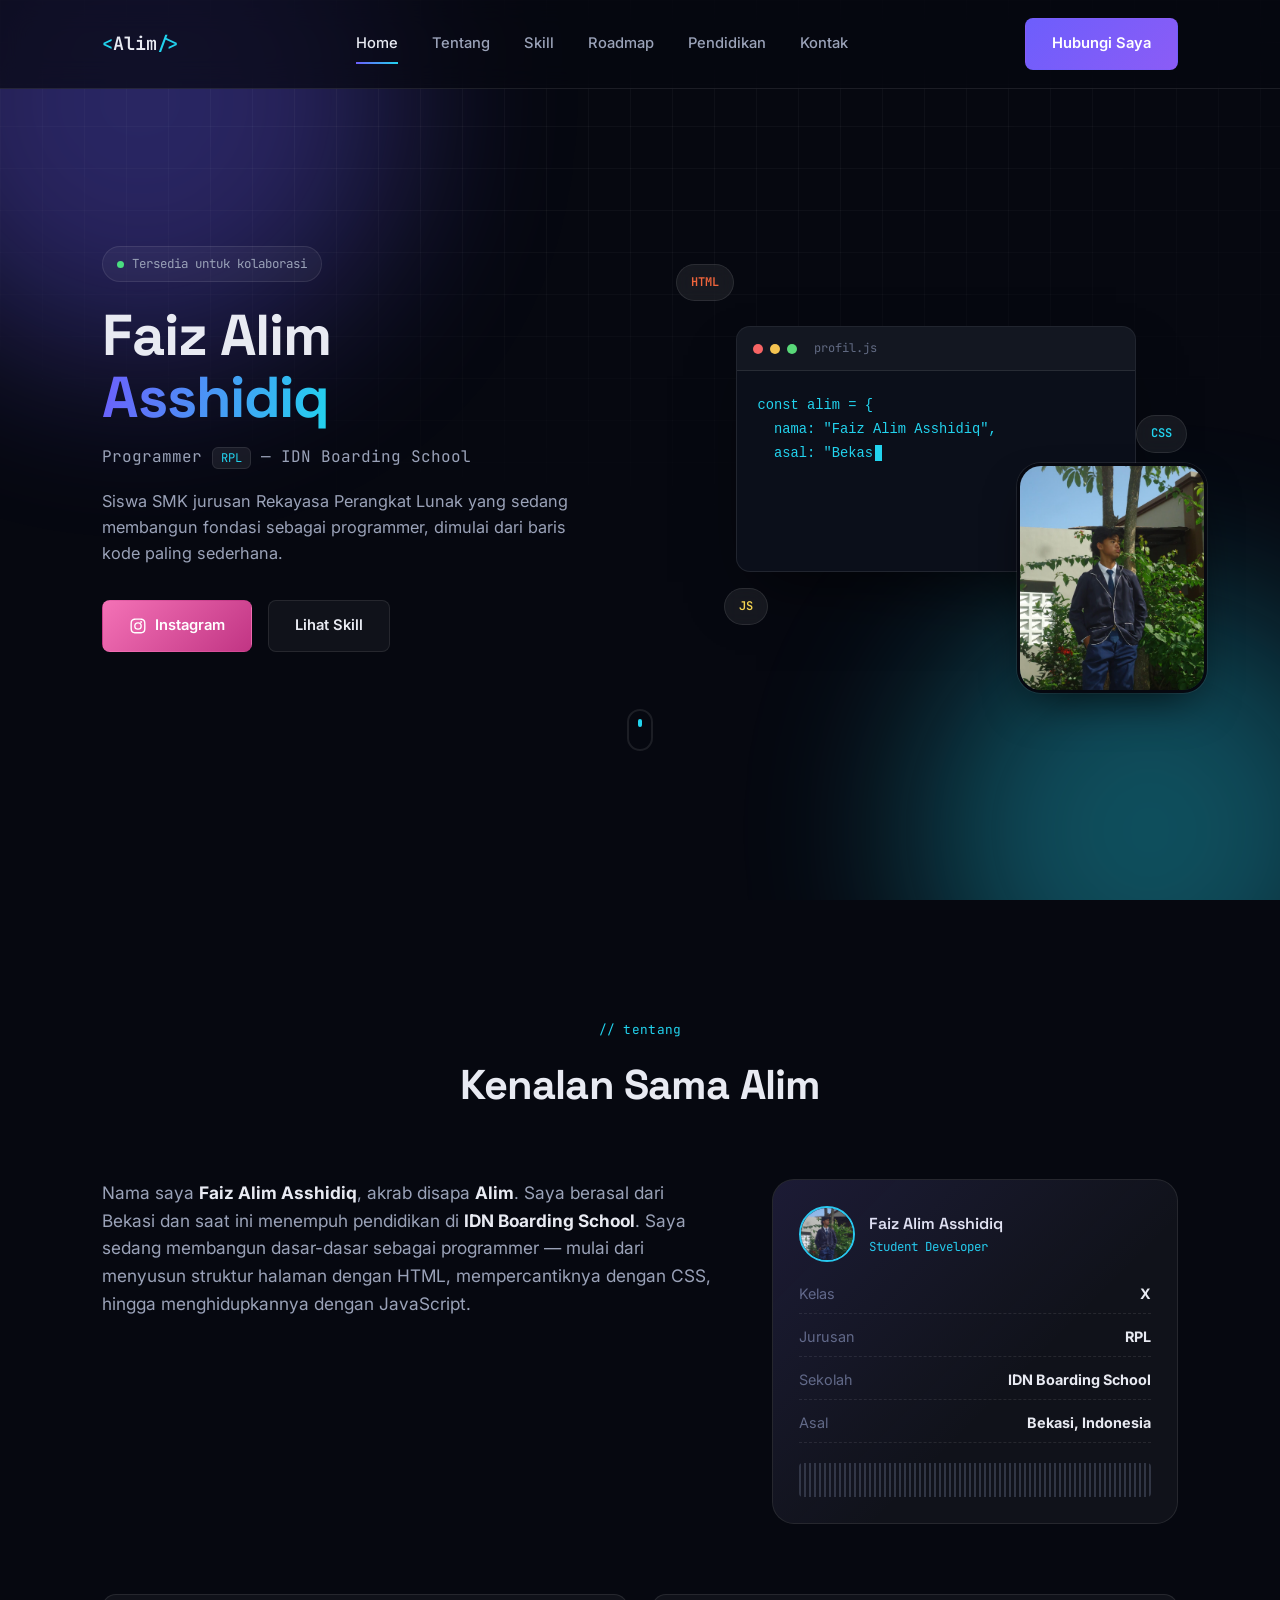
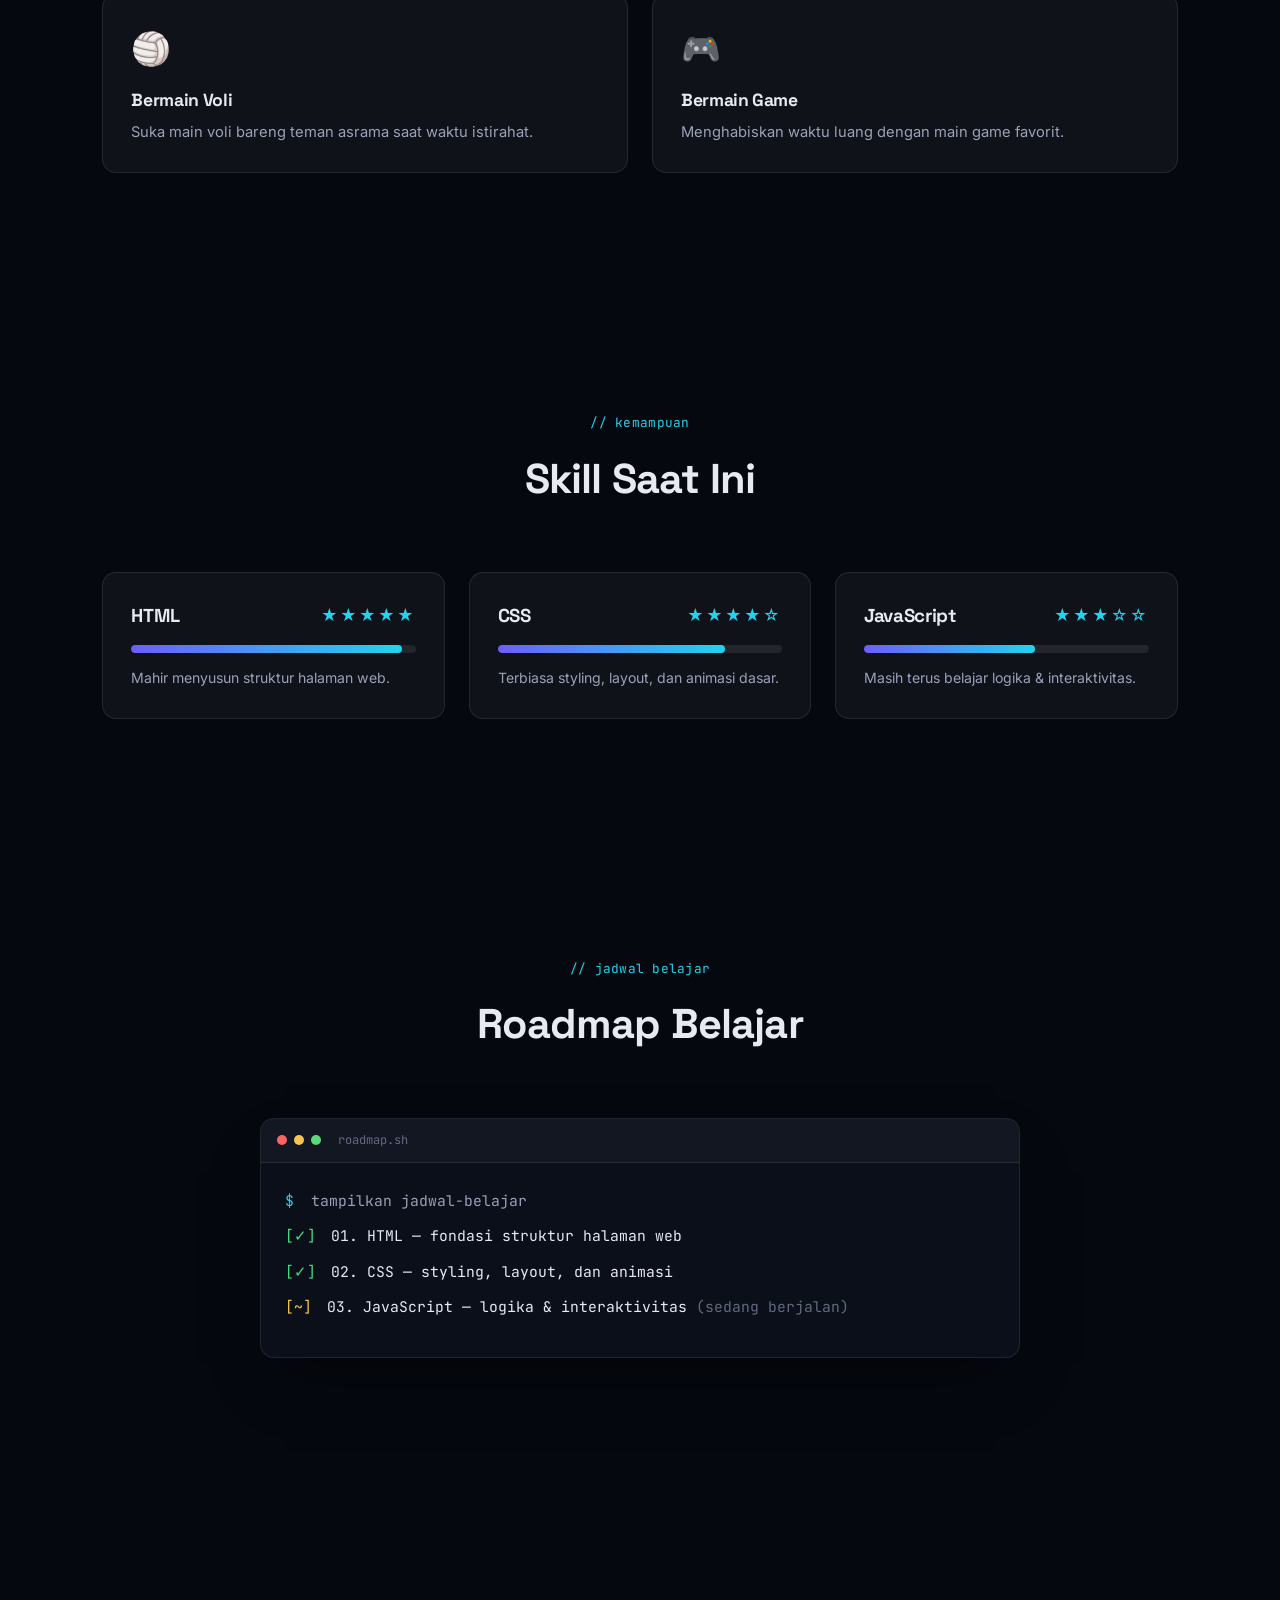
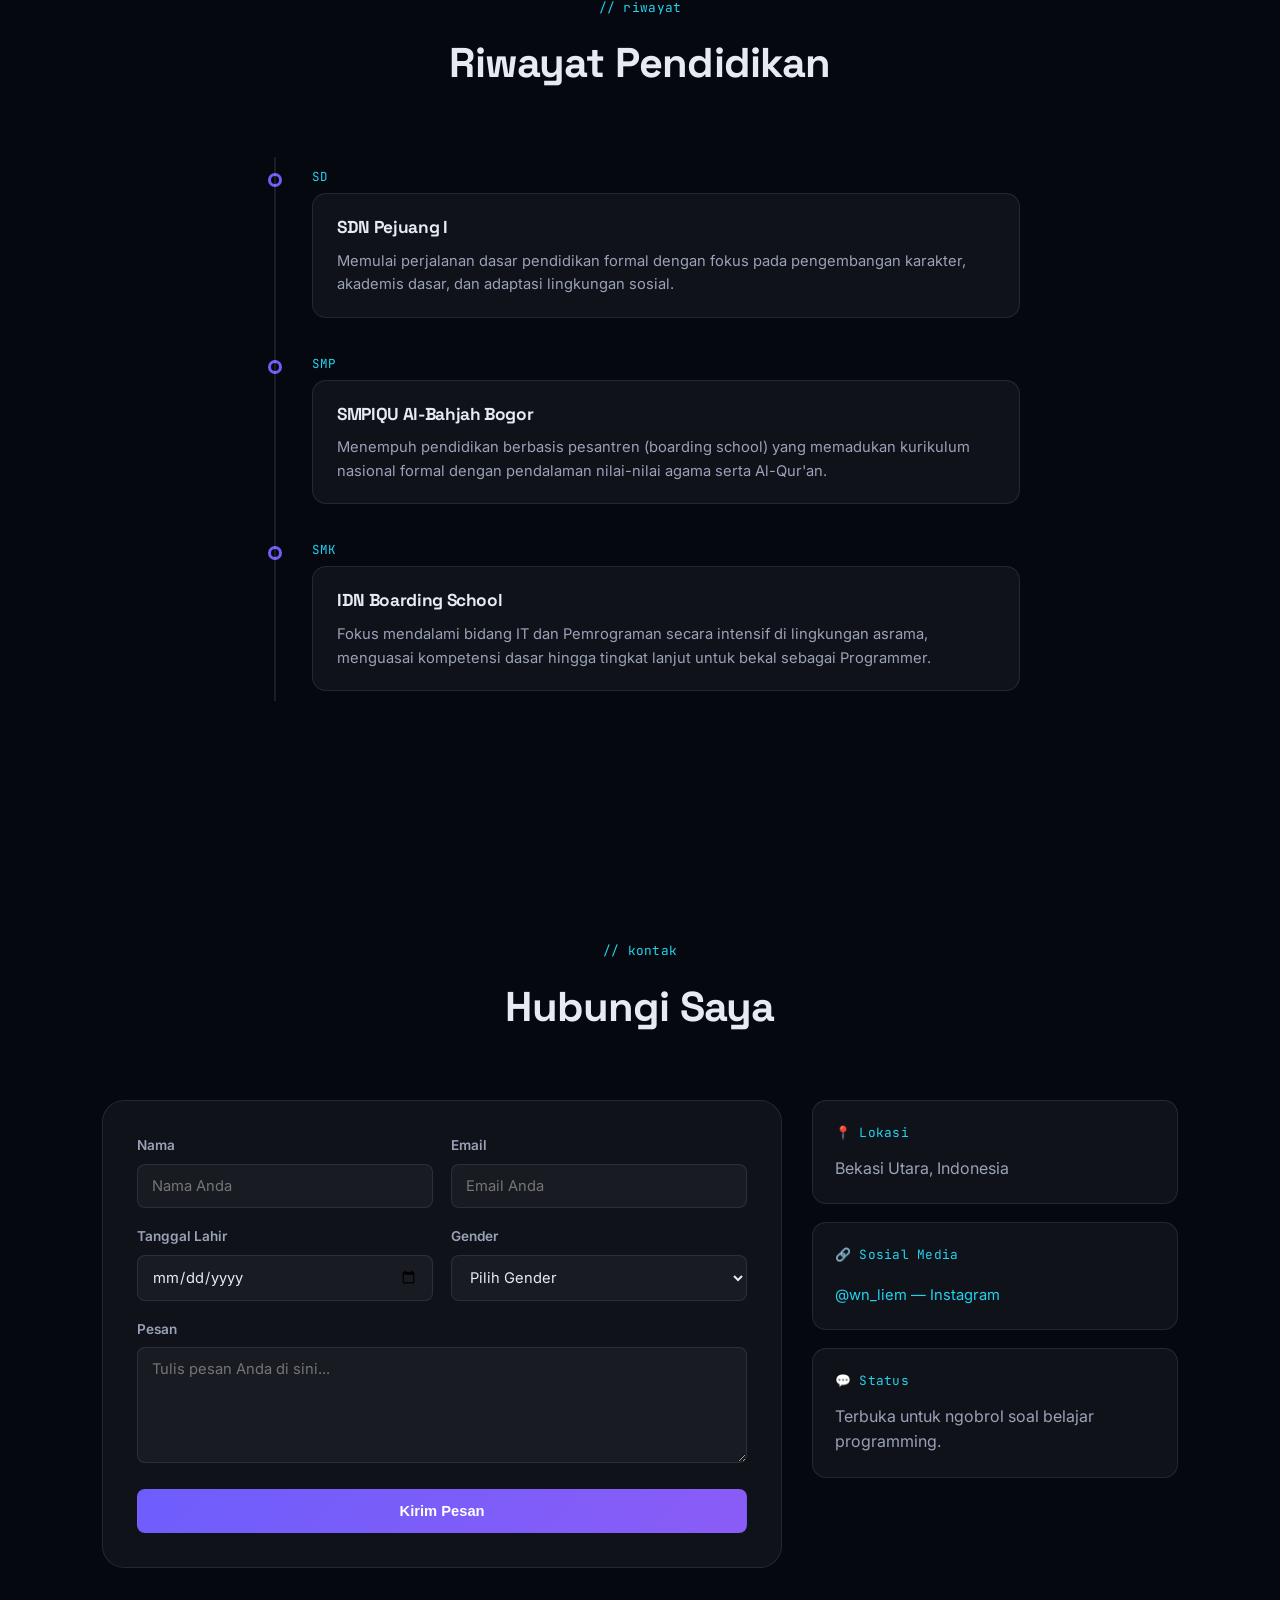
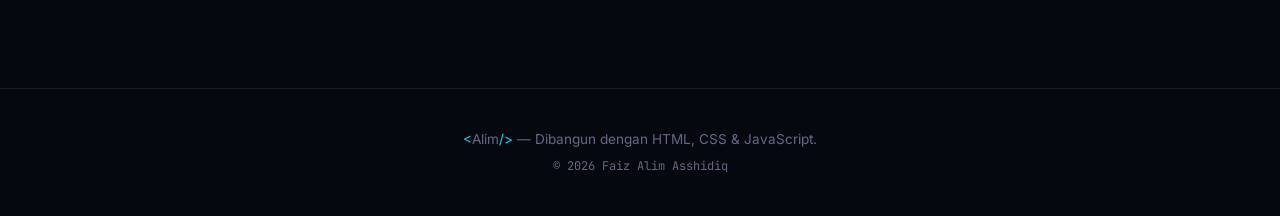
<file: index.html>
<!DOCTYPE html>
<html lang="id">
<head>
<meta charset="UTF-8">
<meta name="viewport" content="width=device-width, initial-scale=1.0">
<title>Faiz Alim Asshidiq — Programmer (RPL)</title>
<meta name="description" content="Portofolio Faiz Alim Asshidiq, siswa SMK jurusan Rekayasa Perangkat Lunak (RPL) di IDN Boarding School.">

<link rel="preconnect" href="https://fonts.googleapis.com">
<link rel="preconnect" href="https://fonts.gstatic.com" crossorigin>
<link href="https://fonts.googleapis.com/css2?family=Space+Grotesk:wght@500;600;700&family=Inter:wght@400;500;600;700&family=JetBrains+Mono:wght@400;500;600&display=swap" rel="stylesheet">
<link rel="stylesheet" href="style.css">
</head>
<body>

<!-- ambient background -->
<div class="bg-fx" aria-hidden="true">
  <div class="blob blob-a"></div>
  <div class="blob blob-b"></div>
  <div class="grid-overlay"></div>
</div>

<!-- NAVBAR -->
<header class="navbar">
  <a href="#home" class="brand"><span class="brand-bracket">&lt;</span>Alim<span class="brand-bracket">/&gt;</span></a>

  <nav class="menu" id="menu">
    <a href="#home" class="nav-link active">Home</a>
    <a href="#about" class="nav-link">Tentang</a>
    <a href="#skills" class="nav-link">Skill</a>
    <a href="#roadmap" class="nav-link">Roadmap</a>
    <a href="#education" class="nav-link">Pendidikan</a>
    <a href="#contact" class="nav-link">Kontak</a>
  </nav>

  <a href="#contact" class="btn btn-primary nav-cta">Hubungi Saya</a>

  <button class="burger" id="burger" aria-label="Buka menu" aria-expanded="false">
    <span></span><span></span><span></span>
  </button>
</header>

<!-- HERO -->
<section id="home" class="hero">
  <div class="hero-grid">

    <div class="hero-text reveal">
      <span class="badge"><span class="dot-live"></span>Tersedia untuk kolaborasi</span>
      <h1>Faiz Alim<br><span class="grad-text">Asshidiq</span></h1>
      <p class="role">Programmer <span class="mono-chip">RPL</span> — IDN Boarding School</p>
      <p class="lead">Siswa SMK jurusan Rekayasa Perangkat Lunak yang sedang membangun fondasi sebagai programmer, dimulai dari baris kode paling sederhana.</p>

      <div class="hero-actions">
        <a href="https://www.instagram.com/wn_liem/" target="_blank" rel="noopener" class="btn btn-instagram">
          <svg width="18" height="18" viewBox="0 0 24 24" fill="none" xmlns="http://www.w3.org/2000/svg"><path d="M12 2c-2.7 0-3.05.01-4.12.06-1.06.05-1.79.22-2.43.47a4.9 4.9 0 0 0-1.77 1.15A4.9 4.9 0 0 0 2.53 5.45c-.25.64-.42 1.37-.47 2.43C2 8.95 2 9.3 2 12s.01 3.05.06 4.12c.05 1.06.22 1.79.47 2.43a4.9 4.9 0 0 0 1.15 1.77 4.9 4.9 0 0 0 1.77 1.15c.64.25 1.37.42 2.43.47C8.95 22 9.3 22 12 22s3.05-.01 4.12-.06c1.06-.05 1.79-.22 2.43-.47a4.9 4.9 0 0 0 1.77-1.15 4.9 4.9 0 0 0 1.15-1.77c.25-.64.42-1.37.47-2.43.05-1.07.06-1.42.06-4.12s-.01-3.05-.06-4.12c-.05-1.06-.22-1.79-.47-2.43a4.9 4.9 0 0 0-1.15-1.77A4.9 4.9 0 0 0 18.55 2.53c-.64-.25-1.37-.42-2.43-.47C15.05 2 14.7 2 12 2Zm0 1.8c2.65 0 2.97.01 4.02.06.97.04 1.5.2 1.85.34.46.18.79.4 1.14.75.35.35.57.68.75 1.14.14.35.3.88.34 1.85.05 1.05.06 1.37.06 4.02s-.01 2.97-.06 4.02c-.04.97-.2 1.5-.34 1.85-.18.46-.4.79-.75 1.14-.35.35-.68.57-1.14.75-.35.14-.88.3-1.85.34-1.05.05-1.37.06-4.02.06s-2.97-.01-4.02-.06c-.97-.04-1.5-.2-1.85-.34a3.1 3.1 0 0 1-1.14-.75 3.1 3.1 0 0 1-.75-1.14c-.14-.35-.3-.88-.34-1.85C3.81 14.97 3.8 14.65 3.8 12s.01-2.97.06-4.02c.04-.97.2-1.5.34-1.85.18-.46.4-.79.75-1.14.35-.35.68-.57 1.14-.75.35-.14.88-.3 1.85-.34C9.03 3.81 9.35 3.8 12 3.8Zm0 3.05a5.15 5.15 0 1 0 0 10.3 5.15 5.15 0 0 0 0-10.3Zm0 8.5a3.35 3.35 0 1 1 0-6.7 3.35 3.35 0 0 1 0 6.7Zm5.35-8.7a1.2 1.2 0 1 1-2.4 0 1.2 1.2 0 0 1 2.4 0Z" fill="currentColor"/></svg>
          Instagram
        </a>
        <a href="#skills" class="btn btn-ghost">Lihat Skill</a>
      </div>
    </div>

    <div class="hero-visual reveal" style="--delay:120ms">
      <div class="editor-window">
        <div class="editor-titlebar">
          <span class="tl-dot red"></span><span class="tl-dot yellow"></span><span class="tl-dot green"></span>
          <span class="editor-tab">profil.js</span>
        </div>
        <pre class="editor-body"><code id="typewriter"></code><span class="caret"></span></pre>
      </div>

      <div class="photo-frame">
        <img src="alim.jpeg" alt="Foto Faiz Alim Asshidiq" loading="eager">
      </div>

      <div class="float-chip chip-html">HTML</div>
      <div class="float-chip chip-css">CSS</div>
      <div class="float-chip chip-js">JS</div>
    </div>

  </div>
  <a href="#about" class="scroll-cue" aria-label="Gulir ke bawah"><span></span></a>
</section>

<!-- ABOUT -->
<section id="about" class="about">
  <div class="section-head reveal">
    <span class="eyebrow">// tentang</span>
    <h2>Kenalan Sama Alim</h2>
  </div>

  <div class="about-grid">
    <p class="about-text reveal">
      Nama saya <strong>Faiz Alim Asshidiq</strong>, akrab disapa <strong>Alim</strong>. Saya berasal dari Bekasi dan saat ini menempuh pendidikan di
      <strong>IDN Boarding School</strong>. Saya sedang membangun dasar-dasar sebagai programmer — mulai dari menyusun struktur halaman dengan HTML,
      mempercantiknya dengan CSS, hingga menghidupkannya dengan JavaScript.
    </p>

    <div class="id-card reveal" style="--delay:120ms">
      <div class="id-card-top">
        <img src="alim.jpeg" alt="Foto Alim" class="id-photo">
        <div>
          <p class="id-name">Faiz Alim Asshidiq</p>
          <p class="id-role">Student Developer</p>
        </div>
      </div>
      <div class="id-rows">
        <div class="id-row"><span>Kelas</span><strong>X</strong></div>
        <div class="id-row"><span>Jurusan</span><strong>RPL</strong></div>
        <div class="id-row"><span>Sekolah</span><strong>IDN Boarding School</strong></div>
        <div class="id-row"><span>Asal</span><strong>Bekasi, Indonesia</strong></div>
      </div>
      <div class="id-barcode" aria-hidden="true"></div>
    </div>
  </div>

  <div class="hobby-row">
    <div class="hobby-card reveal">
      <span class="hobby-icon">🏐</span>
      <h3>Bermain Voli</h3>
      <p>Suka main voli bareng teman asrama saat waktu istirahat.</p>
    </div>
    <div class="hobby-card reveal" style="--delay:100ms">
      <span class="hobby-icon">🎮</span>
      <h3>Bermain Game</h3>
      <p>Menghabiskan waktu luang dengan main game favorit.</p>
    </div>
  </div>
</section>

<!-- SKILLS -->
<section id="skills" class="skills">
  <div class="section-head reveal">
    <span class="eyebrow">// kemampuan</span>
    <h2>Skill Saat Ini</h2>
  </div>

  <div class="skills-grid">
    <div class="skill-card reveal">
      <div class="skill-top"><h3>HTML</h3><span class="stars">★★★★★</span></div>
      <div class="progress"><div class="progress-bar" data-width="95"></div></div>
      <p class="skill-note">Mahir menyusun struktur halaman web.</p>
    </div>
    <div class="skill-card reveal" style="--delay:100ms">
      <div class="skill-top"><h3>CSS</h3><span class="stars">★★★★☆</span></div>
      <div class="progress"><div class="progress-bar" data-width="80"></div></div>
      <p class="skill-note">Terbiasa styling, layout, dan animasi dasar.</p>
    </div>
    <div class="skill-card reveal" style="--delay:200ms">
      <div class="skill-top"><h3>JavaScript</h3><span class="stars">★★★☆☆</span></div>
      <div class="progress"><div class="progress-bar" data-width="60"></div></div>
      <p class="skill-note">Masih terus belajar logika & interaktivitas.</p>
    </div>
  </div>
</section>

<!-- ROADMAP -->
<section id="roadmap" class="roadmap">
  <div class="section-head reveal">
    <span class="eyebrow">// jadwal belajar</span>
    <h2>Roadmap Belajar</h2>
  </div>

  <div class="terminal reveal">
    <div class="editor-titlebar">
      <span class="tl-dot red"></span><span class="tl-dot yellow"></span><span class="tl-dot green"></span>
      <span class="editor-tab">roadmap.sh</span>
    </div>
    <div class="terminal-body">
      <p class="term-line"><span class="prompt">$</span> tampilkan jadwal-belajar</p>
      <p class="term-line done"><span class="tag">[✓]</span> 01. HTML — fondasi struktur halaman web</p>
      <p class="term-line done"><span class="tag">[✓]</span> 02. CSS — styling, layout, dan animasi</p>
      <p class="term-line progress-line"><span class="tag">[~]</span> 03. JavaScript — logika &amp; interaktivitas <em>(sedang berjalan)</em></p>
    </div>
  </div>
</section>

<!-- EDUCATION -->
<section id="education" class="education">
  <div class="section-head reveal">
    <span class="eyebrow">// riwayat</span>
    <h2>Riwayat Pendidikan</h2>
  </div>

  <div class="timeline">
    <div class="timeline-item reveal">
      <div class="timeline-dot"></div>
      <div class="timeline-date">SD</div>
      <div class="timeline-content">
        <h3>SDN Pejuang I</h3>
        <p>Memulai perjalanan dasar pendidikan formal dengan fokus pada pengembangan karakter, akademis dasar, dan adaptasi lingkungan sosial.</p>
      </div>
    </div>
    <div class="timeline-item reveal" style="--delay:100ms">
      <div class="timeline-dot"></div>
      <div class="timeline-date">SMP</div>
      <div class="timeline-content">
        <h3>SMPIQU Al-Bahjah Bogor</h3>
        <p>Menempuh pendidikan berbasis pesantren (boarding school) yang memadukan kurikulum nasional formal dengan pendalaman nilai-nilai agama serta Al-Qur'an.</p>
      </div>
    </div>
    <div class="timeline-item reveal" style="--delay:200ms">
      <div class="timeline-dot"></div>
      <div class="timeline-date">SMK</div>
      <div class="timeline-content">
        <h3>IDN Boarding School</h3>
        <p>Fokus mendalami bidang IT dan Pemrograman secara intensif di lingkungan asrama, menguasai kompetensi dasar hingga tingkat lanjut untuk bekal sebagai Programmer.</p>
      </div>
    </div>
  </div>
</section>

<!-- CONTACT -->
<section id="contact" class="contact">
  <div class="section-head reveal">
    <span class="eyebrow">// kontak</span>
    <h2>Hubungi Saya</h2>
  </div>

  <div class="contact-grid">
    <form class="contact-form reveal" action="https://formsubmit.co/faizkelazz29@email.com" method="post">
      <div class="form-row">
        <div class="form-group">
          <label for="nama">Nama</label>
          <input type="text" id="nama" name="Nama" placeholder="Nama Anda" required>
        </div>
        <div class="form-group">
          <label for="email">Email</label>
          <input type="email" id="email" name="Email" placeholder="Email Anda" required>
        </div>
      </div>
      <div class="form-row">
        <div class="form-group">
          <label for="tgl">Tanggal Lahir</label>
          <input type="date" id="tgl" name="Usia">
        </div>
        <div class="form-group">
          <label for="gender">Gender</label>
          <select id="gender" name="gender">
            <option value="">Pilih Gender</option>
            <option value="Pria">Pria</option>
            <option value="Wanita">Wanita</option>
          </select>
        </div>
      </div>
      <div class="form-group">
        <label for="pesan">Pesan</label>
        <textarea id="pesan" name="pesan" rows="5" placeholder="Tulis pesan Anda di sini..."></textarea>
      </div>
      <button type="submit" class="btn btn-primary full">Kirim Pesan</button>
    </form>

    <div class="contact-side reveal" style="--delay:120ms">
      <div class="side-card">
        <span class="eyebrow">📍 Lokasi</span>
        <p>Bekasi Utara, Indonesia</p>
      </div>
      <div class="side-card">
        <span class="eyebrow">🔗 Sosial Media</span>
        <a href="https://www.instagram.com/wn_liem/" target="_blank" rel="noopener" class="side-link">@wn_liem — Instagram</a>
      </div>
      <div class="side-card">
        <span class="eyebrow">💬 Status</span>
        <p>Terbuka untuk ngobrol soal belajar programming.</p>
      </div>
    </div>
  </div>
</section>

<footer class="footer">
  <p><span class="brand-bracket">&lt;</span>Alim<span class="brand-bracket">/&gt;</span> — Dibangun dengan HTML, CSS &amp; JavaScript.</p>
  <p class="footer-year"></p>
</footer>

<script src="script.js"></script>
</body>
</html>
</file>
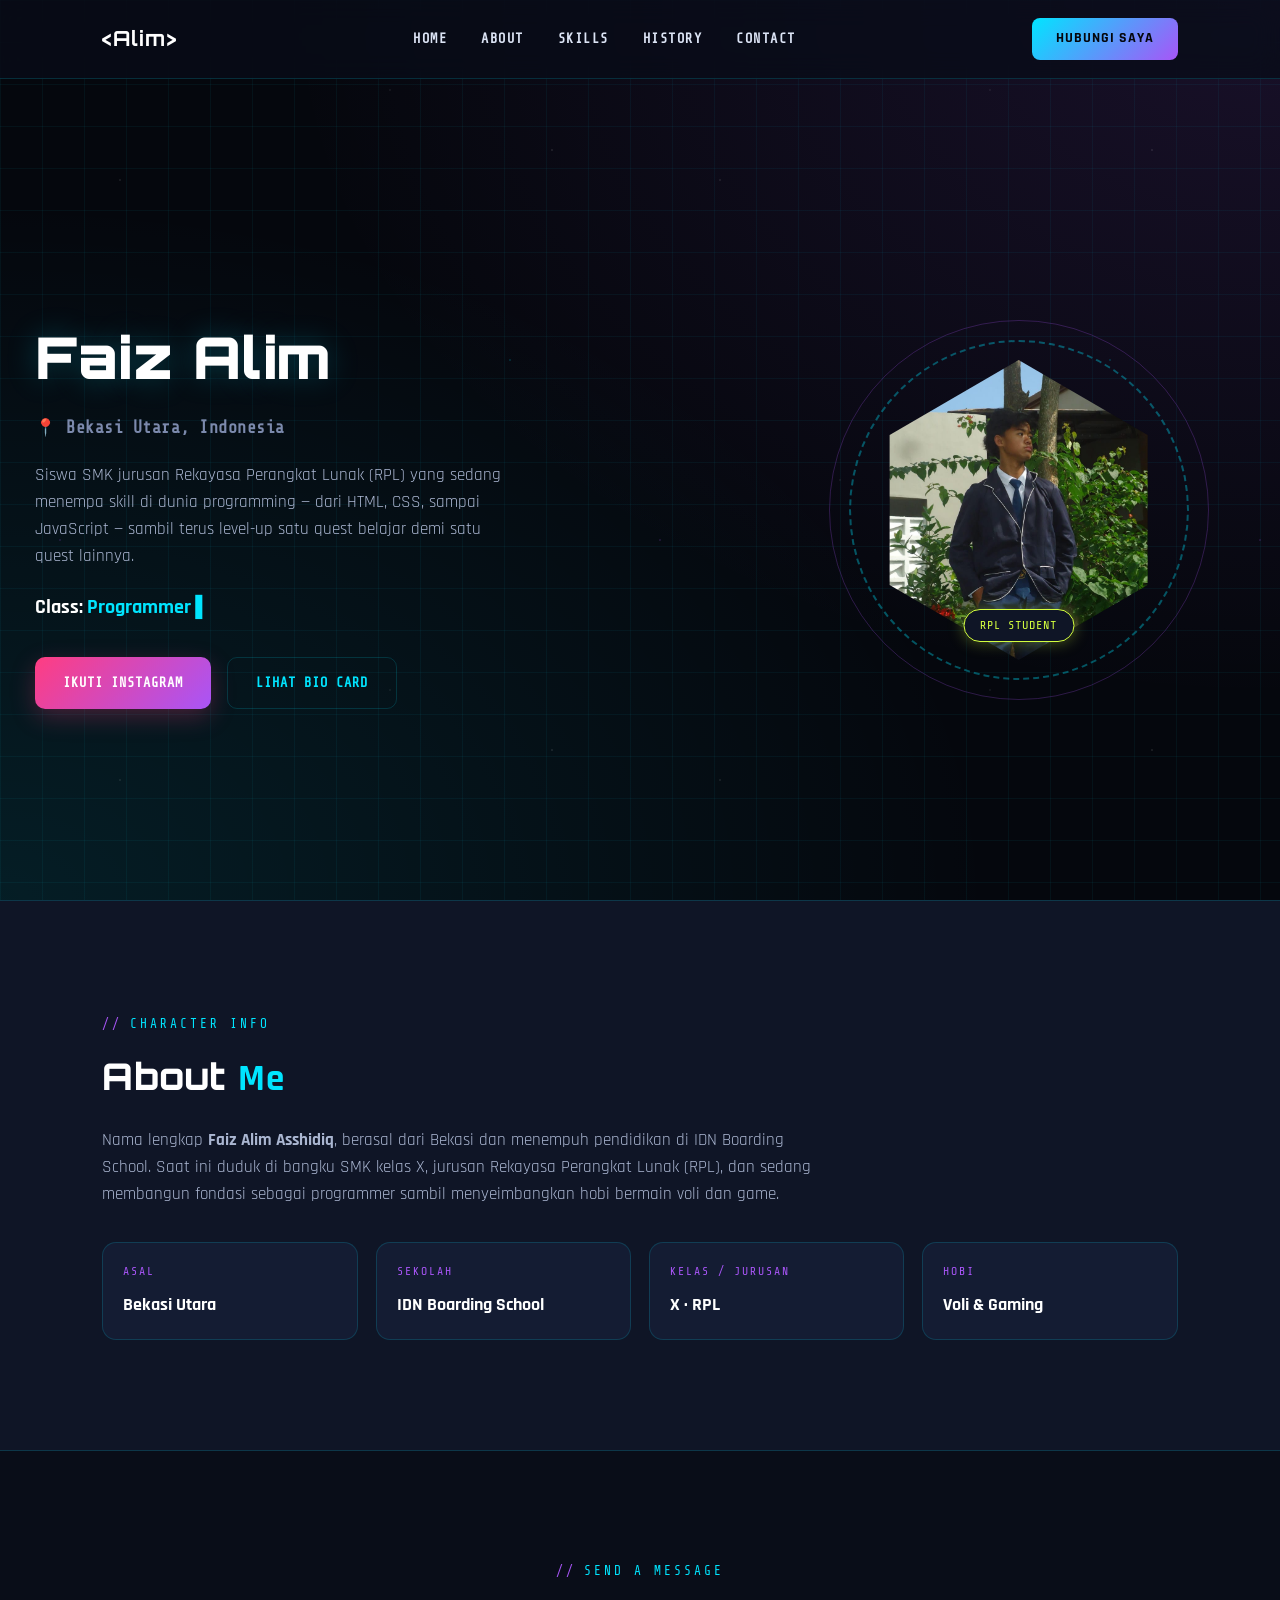
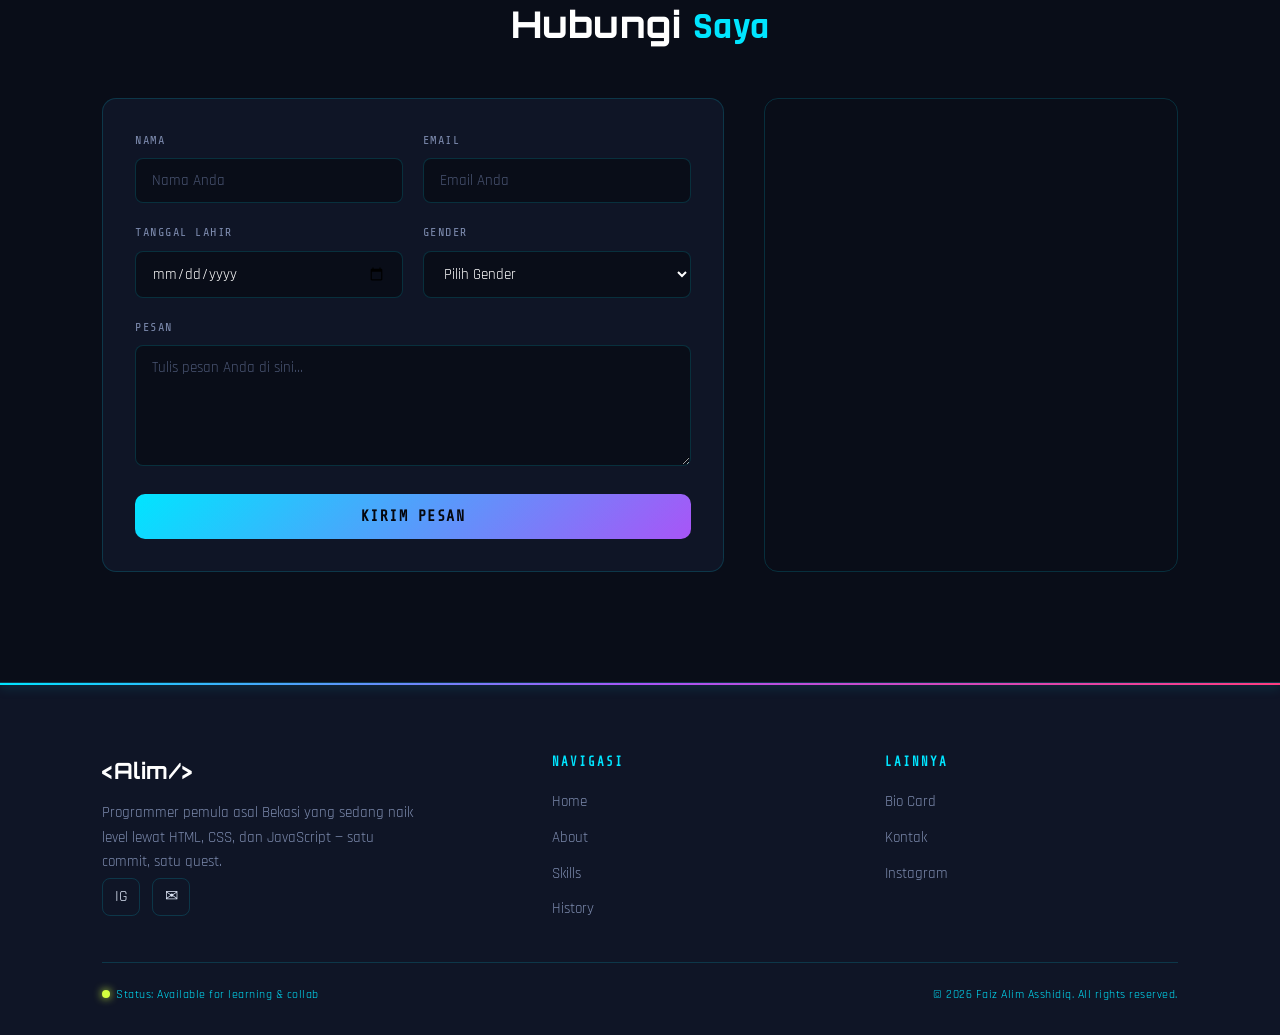
<file: page2.html>
<!DOCTYPE html>
<html lang="id">
<head>
    <meta charset="UTF-8">
    <meta name="viewport" content="width=device-width, initial-scale=1.0">
    <title>Faiz Alim | Programmer Portfolio</title>
    <meta name="description" content="Portofolio Faiz Alim Asshidiq — Programmer RPL asal Bekasi.">

    <link rel="preconnect" href="https://fonts.googleapis.com">
    <link rel="preconnect" href="https://fonts.gstatic.com" crossorigin>
    <link href="https://fonts.googleapis.com/css2?family=Orbitron:wght@600;800;900&family=Rajdhani:wght@500;600;700&family=Share+Tech+Mono&display=swap" rel="stylesheet">

    <link rel="stylesheet" href="main.css">
    <link href="https://unpkg.com/aos@2.3.1/dist/aos.css" rel="stylesheet">
</head>
<body>

    <nav class="navbar">
        <h1 class="leader" data-aos="zoom-in-down" data-aos-duration="800">&lt;Alim&gt;</h1>

        <div class="menu" id="menu">
            <ul>
                <li><a href="#top">Home</a></li>
                <li><a href="#about-me">About</a></li>
                <li><a href="#skills">Skills</a></li>
                <li><a href="#education">History</a></li>
                <li><a href="#contact">Contact</a></li>
            </ul>
        </div>

        <div class="nav-button">
            <a href="#contact">Hubungi Saya</a>
        </div>

        <button class="nav-toggle" id="navToggle" aria-label="Buka menu">
            <span></span><span></span><span></span>
        </button>
    </nav>

    <!-- HERO SECTION — PLAYER CARD -->
    <header class="hero" id="top">
        <div class="hero-container">
            <div class="hero-text">
                <h1 data-aos="fade-right" data-aos-duration="800">Faiz Alim</h1>
                <h3 class="alamat" data-aos="fade-right" data-aos-duration="800" data-aos-delay="100">📍 Bekasi Utara, Indonesia</h3>
                <p class="lorem" data-aos="fade-right" data-aos-duration="800" data-aos-delay="150">
                    Siswa SMK jurusan Rekayasa Perangkat Lunak (RPL) yang sedang menempa skill di dunia programming —
                    dari HTML, CSS, sampai JavaScript — sambil terus level-up satu quest belajar demi satu quest lainnya.
                </p>
                <p class="tagline" data-aos="fade-right" data-aos-duration="800" data-aos-delay="200">Class: <span>Programmer</span></p>
                <div class="hero-buttons" data-aos="fade-right" data-aos-duration="800" data-aos-delay="250">
                    <a href="https://www.instagram.com/wn_liem" target="_blank" class="btn-primary">Ikuti Instagram</a>
                    <a href="index.html" class="btn-ghost">Lihat Bio Card</a>
                </div>
            </div>

            <div class="hero-image" data-aos="zoom-in" data-aos-duration="900">
                <div class="image-bg-effect"></div>
                <img src="alim.jpeg" alt="Foto Faiz Alim">
                <span class="level-chip">RPL STUDENT</span>
            </div>
        </div>
    </header>

    <!-- ABOUT ME / CHARACTER INFO -->
    <section id="about-me" class="about-me">
        <div class="about-container">
            <div class="about-text">
                <span class="eyebrow" data-aos="fade-up">Character Info</span>
                <h2 data-aos="fade-up">About <span>Me</span></h2>
                <p data-aos="fade-up">
                    Nama lengkap <strong>Faiz Alim Asshidiq</strong>, berasal dari Bekasi dan menempuh pendidikan di
                    IDN Boarding School. Saat ini duduk di bangku SMK kelas X, jurusan Rekayasa Perangkat Lunak (RPL),
                    dan sedang membangun fondasi sebagai programmer sambil menyeimbangkan hobi bermain voli dan game.
                </p>

                <div class="stat-grid">
                    <div class="stat-card" data-aos="fade-up" data-aos-delay="0">
                        <span class="stat-label">Asal</span>
                        <span class="stat-value">Bekasi Utara</span>
                    </div>
                    <div class="stat-card" data-aos="fade-up" data-aos-delay="80">
                        <span class="stat-label">Sekolah</span>
                        <span class="stat-value">IDN Boarding School</span>
                    </div>
                    <div class="stat-card" data-aos="fade-up" data-aos-delay="160">
                        <span class="stat-label">Kelas / Jurusan</span>
                        <span class="stat-value">X · RPL</span>
                    </div>
                    <div class="stat-card" data-aos="fade-up" data-aos-delay="240">
                        <span class="stat-label">Hobi</span>
                        <span class="stat-value">Voli & Gaming</span>
                    </div>
                </div>
            </div>
        </div>
    </section>
    

    <!-- EDUCATION / QUEST LOG -->
   

    <!-- CONTACT -->
    <section id="contact" class="contact">
        <span class="eyebrow" style="display:flex;justify-content:center;margin-bottom:14px;" data-aos="fade-up">Send a Message</span>
        <h2 data-aos="fade-up">Hubungi <span>Saya</span></h2>

        <div class="contact-container">
            <div class="contact-form" data-aos="fade-right" data-aos-duration="800">
                <form action="https://formsubmit.co/faizkelazz29@email.com" method="post">
                    <div class="form-row">
                        <div class="form-group">
                            <label>Nama</label>
                            <input type="text" placeholder="Nama Anda" name="Nama" required>
                        </div>
                        <div class="form-group">
                            <label>Email</label>
                            <input type="email" placeholder="Email Anda" name="Email" required>
                        </div>
                    </div>
                    <div class="form-row">
                        <div class="form-group">
                            <label>Tanggal Lahir</label>
                            <input type="date" name="Usia">
                        </div>
                        <div class="form-group">
                            <label>Gender</label>
                            <select name="gender">
                                <option value="">Pilih Gender</option>
                                <option value="Pria">Pria</option>
                                <option value="Wanita">Wanita</option>
                            </select>
                        </div>
                    </div>
                    <div class="form-group">
                        <label>Pesan</label>
                        <textarea name="pesan" rows="5" placeholder="Tulis pesan Anda di sini..."></textarea>
                    </div>
                    <button type="submit">Kirim Pesan</button>
                </form>
            </div>

            <div class="contact-maps" data-aos="zoom-in" data-aos-duration="800">
                <iframe src="https://www.google.com/maps?q=Bekasi%20Utara,%20Indonesia&output=embed" allowfullscreen="" loading="lazy" referrerpolicy="strict-origin-when-cross-origin"></iframe>
            </div>
        </div>
    </section>

    <!-- FOOTER -->
    <footer class="site-footer">
        <div class="footer-grid">
            <div class="footer-brand">
                <h3 class="leader">&lt;Alim/&gt;</h3>
                <p>Programmer pemula asal Bekasi yang sedang naik level lewat HTML, CSS, dan JavaScript — satu commit, satu quest.</p>
                <div class="footer-social">
                    <a href="https://www.instagram.com/wn_liem" target="_blank" aria-label="Instagram">IG</a>
                    <a href="mailto:faizkelazz29@email.com" aria-label="Email">✉</a>
                </div>
            </div>

            <div class="footer-col">
                <h4>Navigasi</h4>
                <ul>
                    <li><a href="#top">Home</a></li>
                    <li><a href="#about-me">About</a></li>
                    <li><a href="#skills">Skills</a></li>
                    <li><a href="#education">History</a></li>
                </ul>
            </div>

            <div class="footer-col">
                <h4>Lainnya</h4>
                <ul>
                    <li><a href="index.html">Bio Card</a></li>
                    <li><a href="#contact">Kontak</a></li>
                    <li><a href="https://www.instagram.com/wn_liem" target="_blank">Instagram</a></li>
                </ul>
            </div>
        </div>

        <div class="footer-bottom">
            <span><span class="status-dot"></span>Status: Available for learning &amp; collab</span>
            <span>© 2026 Faiz Alim Asshidiq. All rights reserved.</span>
        </div>
    </footer>

    <a href="#top" class="back-to-top" id="backToTop" aria-label="Kembali ke atas">↑</a>

    <script src="https://unpkg.com/aos@2.3.1/dist/aos.js"></script>
    <script>
        AOS.init({ once: true, offset: 60 });

        const navToggle = document.getElementById('navToggle');
        const menu = document.getElementById('menu');
        navToggle.addEventListener('click', () => {
            menu.classList.toggle('open');
        });
        menu.querySelectorAll('a').forEach(link => {
            link.addEventListener('click', () => menu.classList.remove('open'));
        });

        const backToTop = document.getElementById('backToTop');
        window.addEventListener('scroll', () => {
            backToTop.classList.toggle('visible', window.scrollY > 500);
        });
    </script>
</body>
</html>
</file>
<file: style.css>
/* ===================================================
   TOKENS
=================================================== */
:root{
  --bg: #060810;
  --bg-soft: #0b0f1a;
  --surface: rgba(255,255,255,0.045);
  --surface-strong: rgba(255,255,255,0.07);
  --border: rgba(255,255,255,0.09);
  --primary: #6d5efc;
  --primary-2: #22d3ee;
  --pink: #f472b6;
  --text: #e8eaf2;
  --text-dim: #9aa2b8;
  --text-faint: #616a82;
  --green: #4ade80;
  --radius-lg: 22px;
  --radius-md: 14px;
  --radius-sm: 8px;
  --font-display: 'Space Grotesk', sans-serif;
  --font-body: 'Inter', sans-serif;
  --font-mono: 'JetBrains Mono', monospace;
  --ease: cubic-bezier(.22,.85,.34,1);
}

*{ margin:0; padding:0; box-sizing:border-box; }
html{ scroll-behavior:smooth; }

body{
  background: var(--bg);
  color: var(--text);
  font-family: var(--font-body);
  line-height:1.6;
  overflow-x:hidden;
}

h1,h2,h3{ font-family: var(--font-display); font-weight:700; letter-spacing:-0.02em; }
a{ color:inherit; }
img{ max-width:100%; display:block; }
ul,ol{ list-style:none; }

.grad-text{
  background: linear-gradient(100deg, var(--primary), var(--primary-2));
  -webkit-background-clip:text;
  background-clip:text;
  color:transparent;
}

.mono-chip{
  font-family: var(--font-mono);
  font-size:0.75em;
  background: var(--surface-strong);
  border:1px solid var(--border);
  padding:2px 8px;
  border-radius:6px;
  color: var(--primary-2);
}

section{ padding:120px 8%; position:relative; }
.section-head{ text-align:center; max-width:640px; margin:0 auto 60px; }
.eyebrow{
  font-family: var(--font-mono);
  color: var(--primary-2);
  font-size:0.8rem;
  letter-spacing:0.02em;
  display:block;
  margin-bottom:12px;
}
.section-head h2{ font-size:clamp(1.8rem,3.5vw,2.6rem); }

/* ===================================================
   AMBIENT BACKGROUND
=================================================== */
.bg-fx{
  position:fixed; inset:0; z-index:-2; overflow:hidden; pointer-events:none;
}
.blob{
  position:absolute; border-radius:50%; filter:blur(90px); opacity:0.35;
  animation: float 18s ease-in-out infinite;
}
.blob-a{
  width:520px; height:520px; background: var(--primary);
  top:-160px; left:-120px;
}
.blob-b{
  width:460px; height:460px; background: var(--primary-2);
  bottom:-160px; right:-100px;
  animation-delay:-9s;
  animation-duration:22s;
}
@keyframes float{
  0%,100%{ transform: translate(0,0) scale(1); }
  50%{ transform: translate(40px,-30px) scale(1.08); }
}
.grid-overlay{
  position:absolute; inset:0;
  background-image:
    linear-gradient(rgba(255,255,255,0.035) 1px, transparent 1px),
    linear-gradient(90deg, rgba(255,255,255,0.035) 1px, transparent 1px);
  background-size:42px 42px;
  mask-image: radial-gradient(ellipse 80% 60% at 50% 0%, #000 40%, transparent 100%);
}

/* ===================================================
   NAVBAR
=================================================== */
.navbar{
  position:fixed; top:0; left:0; width:100%; z-index:1000;
  display:flex; align-items:center; justify-content:space-between;
  padding:18px 8%;
  background: rgba(6,8,16,0.7);
  backdrop-filter: blur(14px);
  border-bottom:1px solid var(--border);
}
.brand{
  font-family:var(--font-mono); font-weight:600; font-size:1.15rem;
  text-decoration:none; color:var(--text);
}
.brand-bracket{ color:var(--primary-2); }

.menu{ display:flex; gap:34px; }
.nav-link{
  text-decoration:none; color:var(--text-dim); font-size:0.92rem; font-weight:500;
  position:relative; padding:4px 0; transition:color .25s var(--ease);
}
.nav-link::after{
  content:''; position:absolute; left:0; bottom:-4px; height:2px; width:0;
  background: linear-gradient(90deg,var(--primary),var(--primary-2));
  transition: width .3s var(--ease);
}
.nav-link:hover, .nav-link.active{ color:var(--text); }
.nav-link:hover::after, .nav-link.active::after{ width:100%; }

.nav-cta{ font-size:0.85rem; padding:10px 20px; }

.burger{
  display:none; flex-direction:column; justify-content:center; gap:5px;
  width:38px; height:38px; background:none; border:none; cursor:pointer;
}
.burger span{ width:100%; height:2px; background:var(--text); transition:.3s var(--ease); border-radius:2px; }
.burger.open span:nth-child(1){ transform:translateY(7px) rotate(45deg); }
.burger.open span:nth-child(2){ opacity:0; }
.burger.open span:nth-child(3){ transform:translateY(-7px) rotate(-45deg); }

/* ===================================================
   BUTTONS
=================================================== */
.btn{
  display:inline-flex; align-items:center; gap:8px; justify-content:center;
  padding:13px 26px; border-radius:var(--radius-sm); font-weight:600; font-size:0.92rem;
  text-decoration:none; border:1px solid transparent; cursor:pointer;
  transition: transform .25s var(--ease), box-shadow .25s var(--ease), background .25s var(--ease);
}
.btn-primary{
  background: linear-gradient(135deg,var(--primary),#8b5cf6);
  color:#fff;
}
.btn-primary:hover{ transform:translateY(-3px); box-shadow:0 12px 28px -8px rgba(109,94,252,0.55); }
.btn-ghost{
  background: var(--surface); color:var(--text); border-color:var(--border);
}
.btn-ghost:hover{ transform:translateY(-3px); background:var(--surface-strong); }
.btn-instagram{
  background: linear-gradient(135deg,#f472b6,#c13584);
  color:#fff;
}
.btn-instagram:hover{ transform:translateY(-3px); box-shadow:0 12px 28px -8px rgba(244,114,182,0.5); }
.btn.full{ width:100%; }

/* ===================================================
   HERO
=================================================== */
.hero{
  min-height:100vh; display:flex; flex-direction:column; justify-content:center;
  padding:150px 8% 60px;
}
.hero-grid{
  display:grid; grid-template-columns:1.05fr 0.95fr; gap:60px; align-items:center;
  max-width:1280px; margin:0 auto; width:100%;
}
.badge{
  display:inline-flex; align-items:center; gap:8px;
  font-family:var(--font-mono); font-size:0.78rem;
  background:var(--surface); border:1px solid var(--border);
  padding:7px 14px; border-radius:50px; color:var(--text-dim);
  margin-bottom:22px;
}
.dot-live{
  width:7px; height:7px; border-radius:50%; background:var(--green);
  box-shadow:0 0 0 0 rgba(74,222,128,0.6);
  animation: pulse 2s infinite;
}
@keyframes pulse{
  0%{ box-shadow:0 0 0 0 rgba(74,222,128,0.55); }
  70%{ box-shadow:0 0 0 8px rgba(74,222,128,0); }
  100%{ box-shadow:0 0 0 0 rgba(74,222,128,0); }
}
.hero-text h1{ font-size:clamp(2.4rem,5vw,3.6rem); line-height:1.08; margin-bottom:16px; }
.role{ font-family:var(--font-mono); color:var(--text-dim); font-size:1rem; margin-bottom:18px; }
.lead{ color:var(--text-dim); max-width:480px; margin-bottom:34px; font-size:1.02rem; }
.hero-actions{ display:flex; gap:16px; flex-wrap:wrap; }

.hero-visual{ position:relative; display:flex; justify-content:center; align-items:center; min-height:420px; }

.editor-window{
  width:100%; max-width:400px;
  background: var(--bg-soft);
  border:1px solid var(--border);
  border-radius:var(--radius-md);
  box-shadow:0 30px 60px -20px rgba(0,0,0,0.6);
  overflow:hidden;
  position:relative; z-index:2;
}
.editor-titlebar{
  display:flex; align-items:center; gap:7px;
  padding:12px 16px; background:rgba(255,255,255,0.03);
  border-bottom:1px solid var(--border);
}
.tl-dot{ width:10px; height:10px; border-radius:50%; }
.tl-dot.red{ background:#f76464; }
.tl-dot.yellow{ background:#f5c451; }
.tl-dot.green{ background:#59d979; }
.editor-tab{
  margin-left:10px; font-family:var(--font-mono); font-size:0.75rem; color:var(--text-faint);
}
.editor-body{
  padding:22px 20px; font-family:var(--font-mono); font-size:0.86rem; color:var(--primary-2);
  min-height:200px; white-space:pre-wrap; word-break:break-word;
}
.caret{
  display:inline-block; width:7px; height:16px; background:var(--primary-2);
  vertical-align:middle; margin-left:2px; animation:blink 1s step-end infinite;
}
@keyframes blink{ 50%{ opacity:0; } }

.photo-frame{
  position:absolute; right:-6%; bottom:-8%; width:190px; height:230px;
  border-radius:24px; overflow:hidden; z-index:3;
  border:3px solid var(--bg);
  box-shadow:0 20px 45px -15px rgba(0,0,0,0.7), 0 0 0 1px var(--border);
}
.photo-frame img{ width:100%; height:100%; object-fit:cover; object-position:top center; }

.float-chip{
  position:absolute; font-family:var(--font-mono); font-size:0.75rem; font-weight:600;
  padding:8px 14px; border-radius:50px; z-index:4;
  background:var(--surface-strong); border:1px solid var(--border); backdrop-filter:blur(8px);
  animation: floatChip 5s ease-in-out infinite;
}
.chip-html{ top:6%; left:-4%; color:#f0653c; animation-delay:0s; }
.chip-css{ top:42%; right:-2%; color:var(--primary-2); animation-delay:1.2s; }
.chip-js{ bottom:8%; left:6%; color:#f5d451; animation-delay:2.4s; }
@keyframes floatChip{
  0%,100%{ transform:translateY(0); }
  50%{ transform:translateY(-12px); }
}

.scroll-cue{
  align-self:center; margin-top:50px; width:26px; height:42px; border-radius:20px;
  border:2px solid var(--border); display:flex; justify-content:center; padding-top:8px;
}
.scroll-cue span{
  width:4px; height:8px; border-radius:2px; background:var(--primary-2);
  animation: scrollDown 1.6s infinite;
}
@keyframes scrollDown{
  0%{ transform:translateY(0); opacity:1; }
  70%{ transform:translateY(10px); opacity:0; }
  100%{ opacity:0; }
}

/* ===================================================
   ABOUT
=================================================== */
.about-grid{
  display:grid; grid-template-columns:1.2fr 0.8fr; gap:60px; align-items:start;
  max-width:1100px; margin:0 auto;
}
.about-text{ font-size:1.08rem; color:var(--text-dim); }
.about-text strong{ color:var(--text); }

.id-card{
  background:var(--surface); border:1px solid var(--border); border-radius:var(--radius-lg);
  padding:26px; position:relative; overflow:hidden;
}
.id-card::before{
  content:''; position:absolute; inset:0;
  background: linear-gradient(135deg, rgba(109,94,252,0.12), transparent 60%);
  pointer-events:none;
}
.id-card-top{ display:flex; align-items:center; gap:14px; margin-bottom:20px; }
.id-photo{ width:56px; height:56px; border-radius:50%; object-fit:cover; border:2px solid var(--primary-2); }
.id-name{ font-weight:600; font-family:var(--font-display); }
.id-role{ font-family:var(--font-mono); font-size:0.78rem; color:var(--primary-2); }
.id-rows{ display:flex; flex-direction:column; gap:11px; margin-bottom:20px; }
.id-row{ display:flex; justify-content:space-between; font-size:0.9rem; border-bottom:1px dashed var(--border); padding-bottom:8px; }
.id-row span{ color:var(--text-faint); }
.id-barcode{
  height:34px; border-radius:4px;
  background: repeating-linear-gradient(90deg, var(--text-faint) 0 2px, transparent 2px 5px);
  opacity:0.4;
}

.hobby-row{
  display:grid; grid-template-columns:1fr 1fr; gap:24px; max-width:1100px; margin:70px auto 0;
}
.hobby-card{
  background:var(--surface); border:1px solid var(--border); border-radius:var(--radius-md);
  padding:28px; transition: transform .3s var(--ease), border-color .3s var(--ease);
}
.hobby-card:hover{ transform:translateY(-6px); border-color:var(--primary); }
.hobby-icon{ font-size:2rem; display:block; margin-bottom:12px; }
.hobby-card h3{ font-size:1.1rem; margin-bottom:6px; }
.hobby-card p{ color:var(--text-dim); font-size:0.92rem; }

/* ===================================================
   SKILLS
=================================================== */
.skills-grid{
  display:grid; grid-template-columns:repeat(auto-fit,minmax(260px,1fr)); gap:24px;
  max-width:1100px; margin:0 auto;
}
.skill-card{
  background:var(--surface); border:1px solid var(--border); border-radius:var(--radius-md);
  padding:28px; transition: transform .3s var(--ease), border-color .3s var(--ease);
}
.skill-card:hover{ transform:translateY(-6px); border-color:var(--primary-2); }
.skill-top{ display:flex; justify-content:space-between; align-items:center; margin-bottom:14px; }
.stars{ color:var(--primary-2); letter-spacing:2px; }
.progress{ height:8px; border-radius:10px; background:rgba(255,255,255,0.08); overflow:hidden; margin-bottom:14px; }
.progress-bar{
  height:100%; width:0; border-radius:10px;
  background:linear-gradient(90deg,var(--primary),var(--primary-2));
  transition: width 1.4s var(--ease);
}
.skill-note{ color:var(--text-dim); font-size:0.88rem; }

/* ===================================================
   ROADMAP / TERMINAL
=================================================== */
.terminal{
  max-width:760px; margin:0 auto; background:var(--bg-soft); border:1px solid var(--border);
  border-radius:var(--radius-md); overflow:hidden; box-shadow:0 30px 60px -25px rgba(0,0,0,0.6);
}
.terminal-body{ padding:26px 24px; font-family:var(--font-mono); font-size:0.92rem; }
.term-line{ margin-bottom:12px; color:var(--text-dim); }
.term-line .prompt{ color:var(--primary-2); margin-right:8px; }
.term-line.done .tag{ color:var(--green); margin-right:6px; }
.term-line.progress-line .tag{ color:#f5c451; margin-right:6px; }
.term-line.done, .term-line.progress-line{ color:var(--text); }
.term-line.progress-line em{ color:var(--text-faint); font-style:normal; }

/* ===================================================
   EDUCATION TIMELINE
=================================================== */
.timeline{ position:relative; max-width:760px; margin:0 auto; padding:10px 0; }
.timeline::after{
  content:''; position:absolute; width:2px; background:var(--border);
  top:0; bottom:0; left:14px;
}
.timeline-item{ position:relative; margin-bottom:36px; padding-left:52px; }
.timeline-item:last-child{ margin-bottom:0; }
.timeline-dot{
  position:absolute; width:14px; height:14px; border-radius:50%; left:8px; top:6px;
  background:var(--bg); border:3px solid var(--primary); z-index:2; transition:.3s;
}
.timeline-item:hover .timeline-dot{ background:var(--primary); transform:scale(1.2); }
.timeline-date{
  font-family:var(--font-mono); color:var(--primary-2); font-size:0.78rem;
  letter-spacing:1px; text-transform:uppercase; margin-bottom:6px;
}
.timeline-content{
  background:var(--surface); border:1px solid var(--border); border-radius:var(--radius-md);
  padding:20px 24px; transition: transform .3s var(--ease), border-color .3s var(--ease);
}
.timeline-content:hover{ transform:translateX(6px); border-color:var(--primary); }
.timeline-content h3{ font-size:1.08rem; margin-bottom:8px; }
.timeline-content p{ color:var(--text-dim); font-size:0.92rem; }

/* ===================================================
   CONTACT
=================================================== */
.contact-grid{
  display:grid; grid-template-columns:1.3fr 0.7fr; gap:30px; max-width:1100px; margin:0 auto;
}
.contact-form{
  background:var(--surface); border:1px solid var(--border); border-radius:var(--radius-lg); padding:34px;
}
.form-row{ display:grid; grid-template-columns:1fr 1fr; gap:18px; }
.form-group{ margin-bottom:18px; }
.form-group label{ display:block; font-size:0.85rem; font-weight:600; margin-bottom:7px; color:var(--text-dim); }
.form-group input, .form-group select, .form-group textarea{
  width:100%; padding:12px 14px; border-radius:var(--radius-sm); font-size:0.92rem;
  background:rgba(255,255,255,0.04); border:1px solid var(--border); color:var(--text);
  outline:none; transition:.25s var(--ease); font-family:var(--font-body);
}
.form-group select option{ background:var(--bg-soft); color:var(--text); }
.form-group input:focus, .form-group select:focus, .form-group textarea:focus{
  border-color:var(--primary-2); box-shadow:0 0 0 4px rgba(34,211,238,0.12);
}

.contact-side{ display:flex; flex-direction:column; gap:18px; }
.side-card{
  background:var(--surface); border:1px solid var(--border); border-radius:var(--radius-md); padding:22px;
}
.side-card p{ color:var(--text-dim); margin-top:6px; }
.side-link{ display:inline-block; margin-top:6px; color:var(--primary-2); text-decoration:none; font-size:0.92rem; }
.side-link:hover{ text-decoration:underline; }

/* ===================================================
   FOOTER
=================================================== */
.footer{
  text-align:center; padding:40px 8%; color:var(--text-faint); font-size:0.85rem;
  border-top:1px solid var(--border);
}
.footer-year{ margin-top:6px; font-family:var(--font-mono); font-size:0.75rem; }

/* ===================================================
   SCROLL REVEAL
=================================================== */
.reveal{ opacity:1; transform:none; }
.js-ready .reveal{
  opacity:0; transform:translateY(28px);
  transition: opacity .7s var(--ease), transform .7s var(--ease);
  transition-delay: var(--delay,0ms);
}
.js-ready .reveal.in-view{ opacity:1; transform:translateY(0); }

/* ===================================================
   RESPONSIVE
=================================================== */
@media (max-width:968px){
  .hero-grid, .about-grid, .contact-grid{ grid-template-columns:1fr; }
  .hero-visual{ order:-1; margin-bottom:20px; }
  .menu{ display:none; }
  .nav-cta{ display:none; }
  .burger{ display:flex; }

  .menu.open{
    display:flex; flex-direction:column; position:fixed; top:68px; right:0; left:0;
    background:rgba(6,8,16,0.97); backdrop-filter:blur(14px); padding:26px 10%; gap:22px;
    border-bottom:1px solid var(--border);
  }
  .hobby-row{ grid-template-columns:1fr; }
}

@media (max-width:600px){
  section{ padding:80px 6%; }
  .hero{ padding:120px 6% 50px; }
  .form-row{ grid-template-columns:1fr; }
  .photo-frame{ width:130px; height:160px; right:2%; bottom:-6%; }
  .editor-body{ font-size:0.78rem; }
}

/* ===================================================
   REDUCED MOTION
=================================================== */
@media (prefers-reduced-motion: reduce){
  *{ animation-duration:0.001ms !important; animation-iteration-count:1 !important; transition-duration:0.001ms !important; }
  html{ scroll-behavior:auto; }
}
</file>
<file: main.css>
/* ============================================================
   ALIM.DEV — GAME HUD THEME
   Palette : void #05070d / panel #0e1424 / panel-alt #141c33
             cyan #00e5ff / violet #a855f7 / lime #d4ff3f / pink #ff3d81
   Display : Orbitron   Body : Rajdhani   Mono/UI : Share Tech Mono
   ============================================================ */

:root {
    --void: #05070d;
    --bg: #090d18;
    --panel: #0f1526;
    --panel-alt: #141c33;
    --border: rgba(0, 229, 255, 0.16);
    --cyan: #00e5ff;
    --violet: #a855f7;
    --lime: #d4ff3f;
    --pink: #ff3d81;
    --text: #dce4f5;
    --muted: #7c8aad;
    --font-display: 'Orbitron', sans-serif;
    --font-body: 'Rajdhani', sans-serif;
    --font-mono: 'Share Tech Mono', monospace;
    --radius: 14px;
    --glow-cyan: 0 0 18px rgba(0, 229, 255, 0.45);
    --glow-violet: 0 0 18px rgba(168, 85, 247, 0.45);
}

* {
    margin: 0;
    padding: 0;
    box-sizing: border-box;
    font-family: var(--font-body);
    scroll-behavior: smooth;
}

html { scroll-padding-top: 90px; }

body {
    background: var(--bg);
    color: var(--text);
    line-height: 1.6;
    overflow-x: hidden;
    position: relative;
}

/* ---------- ambient starfield / grid backdrop ---------- */
body::before {
    content: '';
    position: fixed;
    inset: 0;
    z-index: -2;
    background-image:
        radial-gradient(1.5px 1.5px at 20% 30%, rgba(255,255,255,0.35) 0, transparent 60%),
        radial-gradient(1.5px 1.5px at 65% 15%, rgba(255,255,255,0.25) 0, transparent 60%),
        radial-gradient(2px 2px at 85% 60%, rgba(0,229,255,0.35) 0, transparent 60%),
        radial-gradient(1.5px 1.5px at 40% 80%, rgba(255,255,255,0.25) 0, transparent 60%),
        radial-gradient(2px 2px at 10% 90%, rgba(168,85,247,0.35) 0, transparent 60%),
        radial-gradient(2px 2px at 92% 25%, rgba(255,255,255,0.2) 0, transparent 60%);
    background-repeat: repeat;
    background-size: 600px 600px;
    animation: drift 60s linear infinite;
}

body::after {
    content: '';
    position: fixed;
    inset: 0;
    z-index: -3;
    background: var(--void);
    background-image:
        linear-gradient(rgba(0, 229, 255, 0.05) 1px, transparent 1px),
        linear-gradient(90deg, rgba(0, 229, 255, 0.05) 1px, transparent 1px),
        radial-gradient(ellipse at top right, rgba(168, 85, 247, 0.12), transparent 55%),
        radial-gradient(ellipse at bottom left, rgba(0, 229, 255, 0.10), transparent 55%);
    background-size: 42px 42px, 42px 42px, 100% 100%, 100% 100%;
}

@keyframes drift {
    from { background-position: 0 0; }
    to { background-position: -600px 600px; }
}

span { color: var(--cyan); }

section { padding: 110px 8%; position: relative; }

h1, h2, h3 { font-family: var(--font-display); letter-spacing: 0.5px; }

.eyebrow {
    display: inline-flex;
    align-items: center;
    gap: 8px;
    font-family: var(--font-mono);
    font-size: 0.8rem;
    letter-spacing: 3px;
    text-transform: uppercase;
    color: var(--cyan);
}

.eyebrow::before { content: '//'; color: var(--violet); }

/* ================= NAVBAR (HUD BAR) ================= */
.navbar {
    position: fixed;
    top: 0; left: 0;
    width: 100%;
    display: flex;
    justify-content: space-between;
    align-items: center;
    padding: 18px 8%;
    background: rgba(9, 13, 24, 0.75);
    backdrop-filter: blur(14px);
    border-bottom: 1px solid var(--border);
    z-index: 1000;
}

.navbar .leader {
    font-size: 1.3rem;
    font-weight: 700;
    color: #fff;
    letter-spacing: 1px;
}

.navbar .leader span { color: var(--lime); }

.menu ul {
    display: flex;
    list-style: none;
    gap: 34px;
}

.menu ul a {
    position: relative;
    text-decoration: none;
    color: var(--text);
    font-weight: 600;
    font-family: var(--font-mono);
    font-size: 0.85rem;
    letter-spacing: 1.5px;
    text-transform: uppercase;
    transition: color 0.25s;
    padding-bottom: 4px;
}

.menu ul a::after {
    content: '';
    position: absolute;
    left: 0; bottom: 0;
    width: 0; height: 2px;
    background: var(--cyan);
    box-shadow: var(--glow-cyan);
    transition: width 0.25s ease;
}

.menu ul a:hover { color: var(--cyan); }
.menu ul a:hover::after { width: 100%; }

.nav-button a {
    text-decoration: none;
    display: inline-block;
    background: linear-gradient(135deg, var(--cyan), var(--violet));
    color: #05070d;
    padding: 10px 24px;
    border-radius: 8px;
    font-weight: 700;
    font-size: 0.85rem;
    letter-spacing: 1px;
    text-transform: uppercase;
    transition: transform 0.25s, box-shadow 0.25s;
}

.nav-button a:hover {
    transform: translateY(-2px);
    box-shadow: var(--glow-cyan);
}

.nav-toggle {
    display: none;
    flex-direction: column;
    gap: 5px;
    background: none;
    border: none;
    cursor: pointer;
    z-index: 1100;
}

.nav-toggle span {
    width: 26px;
    height: 2px;
    background: var(--cyan);
    box-shadow: var(--glow-cyan);
    transition: 0.3s;
}

/* ================= HERO / PLAYER CARD ================= */
.hero {
    min-height: 100vh;
    display: flex;
    align-items: center;
    padding-top: 120px;
}

.hero-container {
    display: grid;
    grid-template-columns: 1.15fr 0.85fr;
    gap: 50px;
    align-items: center;
    width: 100%;
}

.badge {
    background: rgba(212, 255, 63, 0.1);
    border: 1px solid rgba(212, 255, 63, 0.4);
    color: var(--lime);
    padding: 6px 16px;
    border-radius: 50px;
    font-family: var(--font-mono);
    font-size: 0.78rem;
    letter-spacing: 2px;
    text-transform: uppercase;
    display: inline-block;
    margin-bottom: 22px;
    animation: pulse-badge 2.4s ease-in-out infinite;
}

@keyframes pulse-badge {
    0%, 100% { box-shadow: 0 0 0 rgba(212,255,63,0); }
    50% { box-shadow: 0 0 14px rgba(212,255,63,0.35); }
}

.hero-text h1 {
    font-size: 3.6rem;
    font-weight: 900;
    color: #fff;
    margin-bottom: 12px;
    text-shadow: 0 0 30px rgba(0, 229, 255, 0.25);
    position: relative;
    display: inline-block;
    padding: 0 5%;
}

.hero-text h1:hover {
    animation: glitch 0.4s linear;
}

@keyframes glitch {
    0% { text-shadow: 2px 0 var(--pink), -2px 0 var(--cyan); transform: translate(0); }
    20% { transform: translate(-1px, 1px); }
    40% { transform: translate(1px, -1px); }
    60% { transform: translate(-1px, 0); }
    80% { transform: translate(1px, 0); }
    100% { text-shadow: none; transform: translate(0); }
}

.alamat {
    font-size: 1.05rem;
    color: var(--muted);
    font-weight: 600;
    margin-bottom: 20px;
    font-family: var(--font-mono);
}

.lorem {
    font-size: 1.05rem;
    margin-bottom: 22px;
    color: #aab6d1;
    max-width: 540px;
}

.tagline {
    font-size: 1.25rem;
    font-weight: 700;
    color: #fff;
    margin-bottom: 34px;
}

.tagline::after {
    content: '▌';
    color: var(--cyan);
    animation: blink 1s step-end infinite;
    margin-left: 4px;
}

@keyframes blink { 50% { opacity: 0; } }

.hero-buttons { padding :0 5% ;display: flex; gap: 16px; flex-wrap: wrap; }

.btn-primary, .btn-ghost {
    display: inline-flex;
    align-items: center;
    gap: 8px;
    text-decoration: none;
    padding: 14px 28px;
    border-radius: 10px;
    font-weight: 700;
    font-family: var(--font-mono);
    font-size: 0.85rem;
    letter-spacing: 1px;
    text-transform: uppercase;
    transition: 0.3s;
}

.btn-primary {
    background: linear-gradient(135deg, var(--pink), var(--violet));
    color: #fff;
    box-shadow: 0 8px 24px rgba(255, 61, 129, 0.25);
}

.btn-primary:hover {
    transform: translateY(-3px);
    box-shadow: 0 12px 32px rgba(255, 61, 129, 0.4);
}

.btn-ghost {
    background: transparent;
    color: var(--cyan);
    border: 1px solid var(--border);
}

.btn-ghost:hover {
    border-color: var(--cyan);
    box-shadow: var(--glow-cyan);
    transform: translateY(-3px);
}

/* --- hero portrait: hex frame with rotating ring --- */
.hero-image {
    position: relative;
    display: flex;
    justify-content: center;
    align-items: center;
}

.image-bg-effect {
    position: absolute;
    width: 340px;
    height: 340px;
    border: 2px dashed rgba(0, 229, 255, 0.35);
    border-radius: 50%;
    animation: spin 18s linear infinite;
}

.image-bg-effect::before {
    content: '';
    position: absolute;
    inset: -22px;
    border: 1px solid rgba(168, 85, 247, 0.25);
    border-radius: 50%;
    animation: spin-rev 26s linear infinite;
}

@keyframes spin { from { transform: rotate(0); } to { transform: rotate(360deg); } }
@keyframes spin-rev { from { transform: rotate(360deg); } to { transform: rotate(0); } }

.hero-image img {
    position: relative;
    width: 300px;
    height: 300px;
    object-fit: cover;
    clip-path: polygon(50% 0%, 93% 25%, 93% 75%, 50% 100%, 7% 75%, 7% 25%);
    box-shadow: 0 0 40px rgba(0, 229, 255, 0.25);
    animation: floaty 5s ease-in-out infinite;
}

@keyframes floaty {
    0%, 100% { transform: translateY(0); }
    50% { transform: translateY(-12px); }
}

.level-chip {
    position: absolute;
    bottom: 6%;
    left: 50%;
    transform: translateX(-50%);
    background: var(--panel);
    border: 1px solid var(--lime);
    color: var(--lime);
    font-family: var(--font-mono);
    font-size: 0.75rem;
    letter-spacing: 1px;
    padding: 6px 16px;
    border-radius: 50px;
    box-shadow: 0 0 16px rgba(212, 255, 63, 0.35);
    white-space: nowrap;
}

/* ================= ABOUT / CHARACTER INFO ================= */
.about-me { background: var(--panel); border-top: 1px solid var(--border); border-bottom: 1px solid var(--border); }

.about-container { display: grid; grid-template-columns: 1fr; gap: 40px; }

.about-text h2 { font-size: 2.3rem; color: #fff; margin: 10px 0 18px; font-weight: 800; }

.about-text p { color: #aab6d1; font-size: 1.05rem; max-width: 720px; }

.stat-grid {
    margin-top: 34px;
    display: grid;
    grid-template-columns: repeat(auto-fit, minmax(200px, 1fr));
    gap: 18px;
}

.stat-card {
    background: var(--panel-alt);
    border: 1px solid var(--border);
    border-radius: var(--radius);
    padding: 20px;
    transition: 0.3s;
}

.stat-card:hover {
    transform: translateY(-4px);
    border-color: var(--cyan);
    box-shadow: var(--glow-cyan);
}

.stat-card .stat-label {
    font-family: var(--font-mono);
    font-size: 0.72rem;
    letter-spacing: 2px;
    text-transform: uppercase;
    color: var(--violet);
    margin-bottom: 8px;
    display: block;
}

.stat-card .stat-value { font-size: 1.15rem; font-weight: 700; color: #fff; }

/* ================= SKILLS / ABILITY CARDS ================= */
.skills { background: var(--bg); }

.skills h2 { text-align: center; font-size: 2.3rem; color: #fff; margin-bottom: 12px; font-weight: 800; }

.section-sub {
    text-align: center;
    color: var(--muted);
    font-family: var(--font-mono);
    font-size: 0.85rem;
    letter-spacing: 1px;
    margin-bottom: 50px;
}



.skills-card {
    position: relative;
    background: var(--panel);
    padding: 30px 28px;
    border-radius: var(--radius);
    border: 1px solid var(--border);
    overflow: hidden;
    transition: 0.35s;
}

.skills-card::before {
    content: '';
    position: absolute;
    top: -40%; left: -40%;
    width: 60%; height: 180%;
    background: linear-gradient(120deg, transparent, rgba(0,229,255,0.12), transparent);
    transform: rotate(20deg);
    transition: 0.6s;
}

.skills-card:hover::before { left: 120%; }

.skills-card:hover {
    transform: translateY(-6px);
    border-color: var(--cyan);
    box-shadow: 0 20px 45px -20px rgba(0, 229, 255, 0.35);
}

.skill-icon { font-size: 1.8rem; margin-bottom: 10px; display: block; }

.skills-card h2 { text-align: left; font-size: 1.25rem; color: #fff; margin-bottom: 4px; }

.stars { font-size: 0.85rem; margin-bottom: 18px; letter-spacing: 2px; }

.progress {
    background: rgba(255,255,255,0.06);
    height: 8px;
    border-radius: 10px;
    overflow: hidden;
}

.progress-bar {
    height: 100%;
    border-radius: 10px;
    background: linear-gradient(90deg, var(--cyan), var(--violet));
    box-shadow: 0 0 10px rgba(0,229,255,0.5);
    width: 0;
    animation: fillbar 1.6s ease forwards;
    animation-delay: 0.3s;
}

@keyframes fillbar { from { width: 0; } }

.html-bar { --target: 95%; }
.css-bar { --target: 80%; }
.js-bar { --target: 60%; }
.html-bar, .css-bar, .js-bar { animation-name: fillbar; }
.html-bar { width: 95%; }
.css-bar { width: 80%; }
.js-bar { width: 60%; }

/* ================= EDUCATION / QUEST LOG ================= */
.education { background: var(--panel); border-top: 1px solid var(--border); border-bottom: 1px solid var(--border); }

.education h2 { text-align: center; font-size: 2.3rem; color: #fff; margin-bottom: 12px; font-weight: 800; }

.timeline {
    position: relative;
    max-width: 780px;
    margin: 50px auto 0;
    padding: 20px 0;
}

.timeline::after {
    content: '';
    position: absolute;
    width: 2px;
    background: linear-gradient(var(--cyan), var(--violet));
    opacity: 0.35;
    top: 0; bottom: 0;
    left: 30px;
}

.timeline-item { position: relative; margin-bottom: 34px; padding-left: 72px; }

.timeline-dot {
    position: absolute;
    width: 18px; height: 18px;
    background: var(--panel);
    border: 3px solid var(--cyan);
    border-radius: 50%;
    left: 21px; top: 10px;
    z-index: 2;
    transition: 0.3s;
    box-shadow: 0 0 0 4px rgba(0,229,255,0.08);
}

.timeline-item:hover .timeline-dot {
    background: var(--cyan);
    box-shadow: var(--glow-cyan);
    transform: scale(1.15);
}

.timeline-date {
    font-family: var(--font-mono);
    font-weight: 700;
    color: var(--lime);
    font-size: 0.78rem;
    text-transform: uppercase;
    letter-spacing: 2px;
    margin-bottom: 6px;
}

.timeline-content {
    background: var(--panel-alt);
    padding: 22px 26px;
    border-radius: var(--radius);
    border: 1px solid var(--border);
    transition: 0.3s;
}

.timeline-content:hover {
    transform: translateX(6px);
    border-color: var(--violet);
    box-shadow: var(--glow-violet);
}

.timeline-content h3 { font-size: 1.2rem; color: #fff; margin-bottom: 8px; font-weight: 700; }

.timeline-content p { font-size: 0.95rem; color: #aab6d1; }

.quest-tag {
    display: inline-block;
    margin-top: 12px;
    font-family: var(--font-mono);
    font-size: 0.68rem;
    letter-spacing: 1.5px;
    color: var(--lime);
    border: 1px solid rgba(212,255,63,0.4);
    padding: 3px 10px;
    border-radius: 4px;
}

/* ================= CONTACT ================= */
.contact { background: var(--bg); }

.contact h2 { text-align: center; font-size: 2.3rem; color: #fff; margin-bottom: 12px; font-weight: 800; }

.contact-container {
    margin-top: 40px;
    display: grid;
    grid-template-columns: 1.2fr 0.8fr;
    gap: 40px;
}

.contact-form {
    background: var(--panel);
    border: 1px solid var(--border);
    border-radius: var(--radius);
    padding: 32px;
}

.form-row { display: grid; grid-template-columns: 1fr 1fr; gap: 20px; }

.form-group { margin-bottom: 20px; }

.form-group label {
    display: block;
    font-family: var(--font-mono);
    font-size: 0.75rem;
    letter-spacing: 1.5px;
    text-transform: uppercase;
    color: var(--muted);
    margin-bottom: 8px;
}

.form-group input,
.form-group select,
.form-group textarea {
    width: 100%;
    padding: 12px 16px;
    border: 1px solid var(--border);
    border-radius: 8px;
    font-size: 0.95rem;
    color: #fff;
    background: var(--bg);
    outline: none;
    transition: 0.3s;
    font-family: var(--font-body);
}

.form-group input::placeholder, .form-group textarea::placeholder { color: #4a5573; }

.form-group input:focus,
.form-group select:focus,
.form-group textarea:focus {
    border-color: var(--cyan);
    box-shadow: 0 0 0 3px rgba(0, 229, 255, 0.12);
}

.contact-form button {
    width: 100%;
    background: linear-gradient(135deg, var(--cyan), var(--violet));
    color: #05070d;
    padding: 14px;
    border: none;
    border-radius: 10px;
    font-size: 0.95rem;
    font-weight: 800;
    font-family: var(--font-mono);
    letter-spacing: 1.5px;
    text-transform: uppercase;
    cursor: pointer;
    transition: 0.3s;
}

.contact-form button:hover {
    transform: translateY(-2px);
    box-shadow: var(--glow-cyan);
}

.contact-maps { border-radius: var(--radius); overflow: hidden; border: 1px solid var(--border); min-height: 350px; }

.contact-maps iframe { width: 100%; height: 100%; min-height: 350px; border: 0; filter: grayscale(0.3) invert(0.92) contrast(0.9); }

/* ================= FOOTER ================= */
.site-footer {
    position: relative;
    background: var(--panel);
    border-top: 1px solid var(--border);
    padding: 70px 8% 30px;
    overflow: hidden;
}

.site-footer::before {
    content: '';
    position: absolute;
    top: 0; left: 0; right: 0;
    height: 2px;
    background: linear-gradient(90deg, var(--cyan), var(--violet), var(--pink));
    box-shadow: 0 0 12px rgba(0,229,255,0.5);
}

.footer-grid {
    display: grid;
    grid-template-columns: 1.4fr 1fr 1fr;
    gap: 40px;
    padding-bottom: 40px;
}

.footer-brand .leader { font-size: 1.4rem; color: #fff; margin-bottom: 12px; }

.footer-brand p { color: var(--muted); max-width: 320px; font-size: 0.95rem; }

.footer-col h4 {
    font-family: var(--font-mono);
    font-size: 0.78rem;
    letter-spacing: 2px;
    text-transform: uppercase;
    color: var(--cyan);
    margin-bottom: 16px;
}

.footer-col ul { list-style: none; display: flex; flex-direction: column; gap: 10px; }

.footer-col a {
    color: var(--muted);
    text-decoration: none;
    font-size: 0.95rem;
    transition: 0.25s;
}

.footer-col a:hover { color: var(--cyan); padding-left: 4px; }

.footer-social { display: flex; gap: 12px; margin-top: 4px; }

.footer-social a {
    width: 38px; height: 38px;
    display: flex; align-items: center; justify-content: center;
    border: 1px solid var(--border);
    border-radius: 8px;
    color: var(--text);
    text-decoration: none;
    font-size: 1rem;
    transition: 0.3s;
}

.footer-social a:hover {
    border-color: var(--cyan);
    color: var(--cyan);
    box-shadow: var(--glow-cyan);
    transform: translateY(-3px);
}

.footer-bottom {
    border-top: 1px solid var(--border);
    padding-top: 22px;
    display: flex;
    justify-content: space-between;
    align-items: center;
    flex-wrap: wrap;
    gap: 12px;
    font-family: var(--font-mono);
    font-size: 0.78rem;
    color: var(--muted);
    letter-spacing: 0.5px;
}

.footer-bottom .status-dot {
    display: inline-block;
    width: 8px; height: 8px;
    background: var(--lime);
    border-radius: 50%;
    margin-right: 6px;
    box-shadow: 0 0 8px var(--lime);
    animation: blink-dot 1.6s ease-in-out infinite;
}

@keyframes blink-dot { 50% { opacity: 0.35; } }

.back-to-top {
    position: fixed;
    right: 26px;
    bottom: 26px;
    width: 48px; height: 48px;
    display: flex; align-items: center; justify-content: center;
    background: var(--panel);
    border: 1px solid var(--cyan);
    color: var(--cyan);
    border-radius: 10px;
    text-decoration: none;
    font-size: 1.2rem;
    box-shadow: var(--glow-cyan);
    opacity: 0;
    pointer-events: none;
    transform: translateY(10px);
    transition: 0.3s;
    z-index: 900;
}

.back-to-top.visible { opacity: 1; pointer-events: auto; transform: translateY(0); }
.back-to-top:hover { background: var(--cyan); color: #05070d; }

/* ================= RESPONSIVE ================= */
@media (min-width: 768px) {
    .about-container { grid-template-columns: 1fr; }
}

@media (max-width: 968px) {
    .hero-container, .contact-container { grid-template-columns: 1fr; gap: 40px; }
    .hero { text-align: center; padding-top: 140px; }
    .hero-text h1 { font-size: 2.6rem; }
    .lorem { margin: 0 auto 22px auto; }
    .hero-buttons { justify-content: center; }
    .hero-image { order: -1; }
    .menu { position: fixed; top: 0; right: -100%; width: 78%; max-width: 320px; height: 100vh;
        background: rgba(9,13,24,0.98); backdrop-filter: blur(16px); border-left: 1px solid var(--border);
        display: flex; align-items: center; justify-content: center; transition: right 0.35s ease; z-index: 1050; }
    .menu.open { right: 0; }
    .menu ul { flex-direction: column; gap: 30px; text-align: center; }
    .nav-toggle { display: flex; }
    .nav-button { display: none; }
    .footer-grid { grid-template-columns: 1fr; gap: 34px; }
}

@media (max-width: 576px) {
    .form-row { grid-template-columns: 1fr; gap: 0; }
    section { padding: 70px 6%; }
    .hero-image img { width: 230px; height: 230px; }
    .image-bg-effect { width: 260px; height: 260px; }
    .footer-bottom { flex-direction: column; align-items: flex-start; }
}

@media (prefers-reduced-motion: reduce) {
    *, *::before, *::after { animation-duration: 0.001ms !important; animation-iteration-count: 1 !important; transition-duration: 0.001ms !important; }
}

.hero-text h3 {
    padding: 0 5%;
}

.hero-text p {
    padding: 0 5%;
}
</file>
